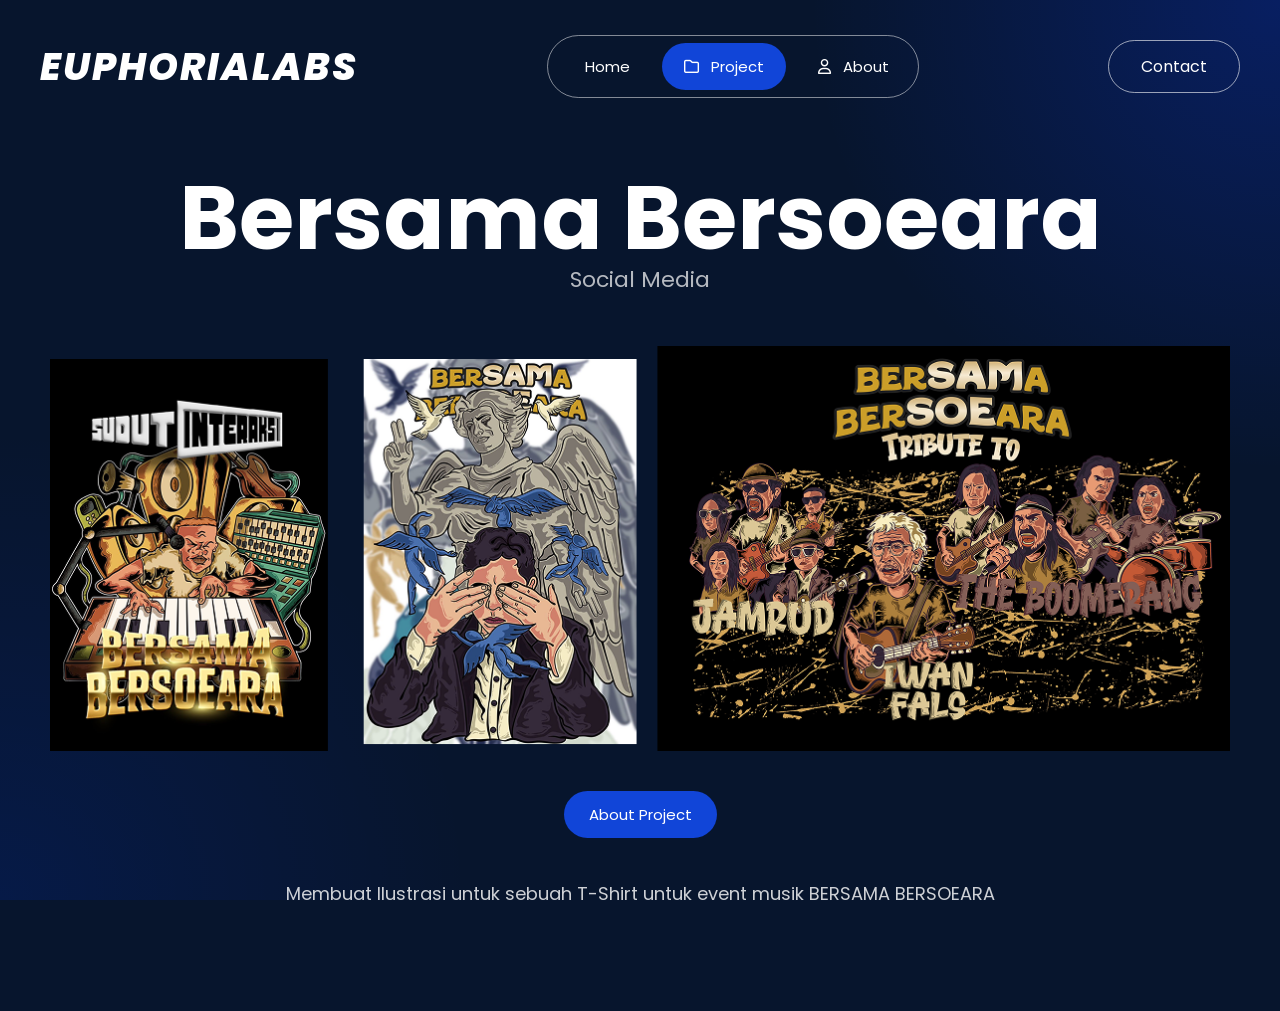
<file: ber.html>
<!DOCTYPE html>
<html lang="en">
<head>
  <meta charset="UTF-8">
  <meta name="viewport" content="width=device-width, initial-scale=1.0">

  <title>Project Detail</title>

  <!-- FONT -->
  <link rel="preconnect" href="https://fonts.googleapis.com">
  <link rel="preconnect" href="https://fonts.gstatic.com" crossorigin>

  <link href="https://fonts.googleapis.com/css2?family=Poppins:wght@300;400;500;600;700;800&display=swap" rel="stylesheet">

  <!-- ICON -->
  <link
    rel="stylesheet"
    href="https://cdnjs.cloudflare.com/ajax/libs/font-awesome/6.5.1/css/all.min.css"
  />

  <link rel="stylesheet" href="style4.css">
</head>
<body>

<div class="bg"></div>

<!-- NAVBAR -->
<nav class="navbar">

  <div class="logo">
    EUPHORIALABS
  </div>

  <div class="nav-menu">

    <a href="index.html">
      <i class="ri-home-4-line"></i>
      Home
    </a>

    <a href="index1.html" class="active">
      <i class="fa-regular fa-folder"></i>
      Project
    </a>

    <a href="index2.html">
      <i class="fa-regular fa-user"></i>
      About
    </a>

  </div>

  <a href="index3.html" class="contact-btn">
    Contact
  </a>

</nav>

<!-- PROJECT DETAIL -->
<section class="project-detail">

  <h1 class="project-title">
    Bersama Bersoeara
  </h1>

  <p class="project-category">
    Social Media
  </p>

  <!-- GALLERY -->
  <div class="project-gallery">

    <!-- LEFT -->
    

      <img src="Group 90.png" alt="">


    

  </div>

  <!-- BUTTON -->
  <div class="about-btn">
    About Project
  </div>

  <!-- DESC -->
  <p class="project-desc">
   Membuat Ilustrasi untuk sebuah T-Shirt untuk event musik BERSAMA BERSOEARA
  </p>

</section>

<script src="script4.js"></script>

</body>
</html>
</file>
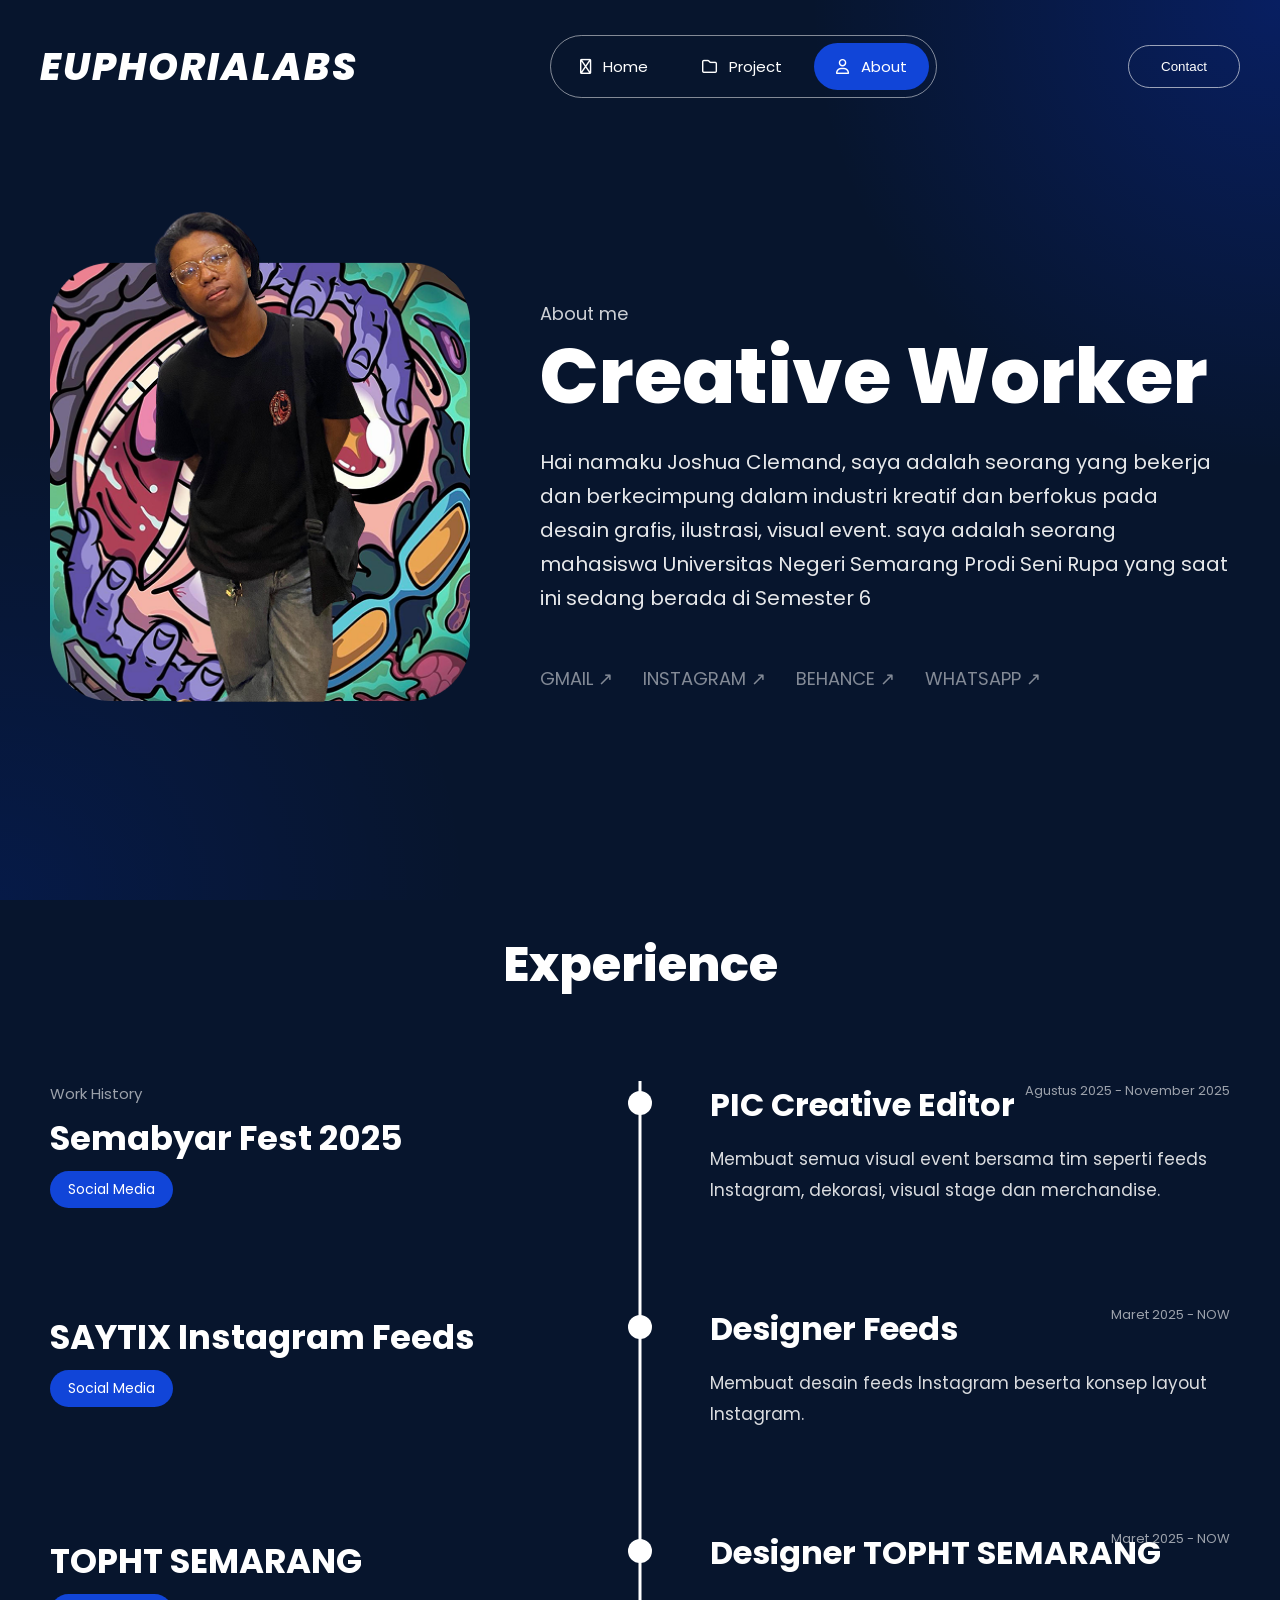
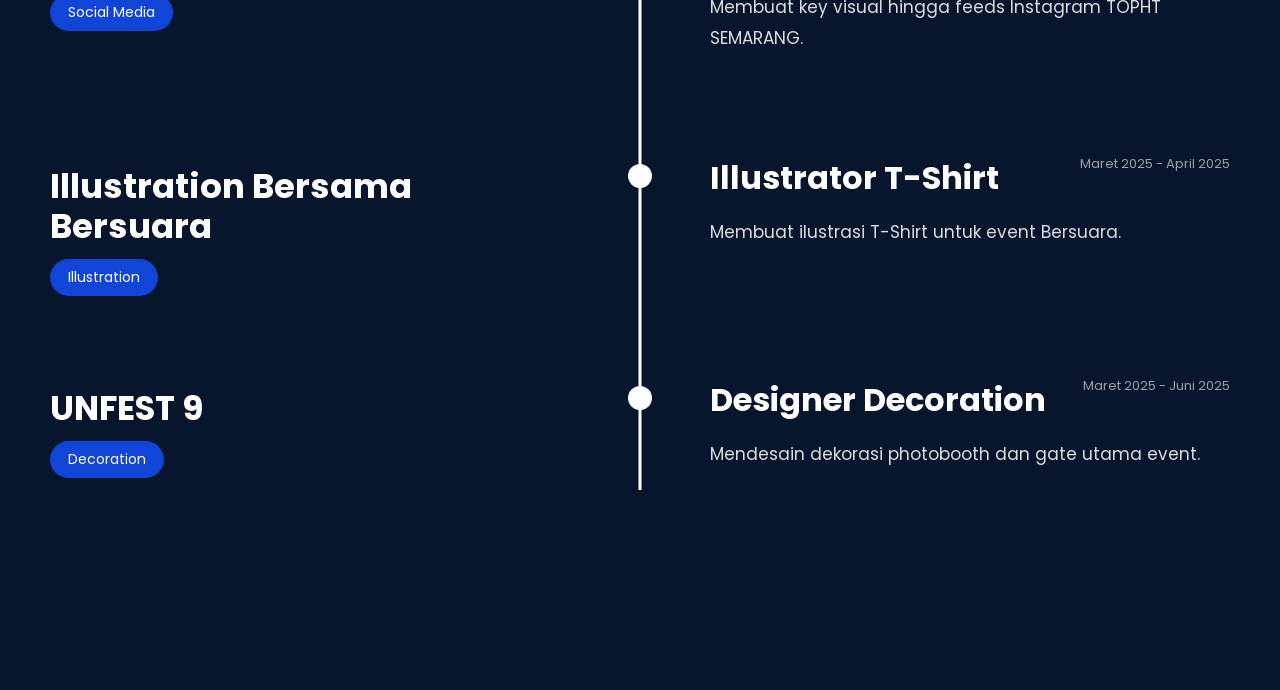
<file: index2.html>
<!DOCTYPE html>
<html lang="en">
<head>
  <meta charset="UTF-8" />
  <meta name="viewport" content="width=device-width, initial-scale=1.0"/>

  <title>Euphoria Labs</title>

  <!-- FONT -->
  <link rel="preconnect" href="https://fonts.googleapis.com">
  <link rel="preconnect" href="https://fonts.gstatic.com" crossorigin>

  <link href="https://fonts.googleapis.com/css2?family=Poppins:wght@300;400;500;600;700;800&display=swap" rel="stylesheet">

  <!-- ICON -->
  <link
    rel="stylesheet"
    href="https://cdnjs.cloudflare.com/ajax/libs/font-awesome/6.5.1/css/all.min.css"
  />

  <link rel="stylesheet" href="style2.css">
</head>
<body>

<div class="bg"></div>

<!-- NAVBAR -->
<nav class="navbar">

  <div class="logo">
    EUPHORIALABS
  </div>

  <div class="nav-menu">

    <a href="index.html">
      <i class="fa-regular fa-house"></i>
      Home
    </a>

    <a href="index1.html">
      <i class="fa-regular fa-folder"></i>
      Project
    </a>

    <a href="#" class="active">
      <i class="fa-regular fa-user"></i>
      About
    </a>

  </div>

  <button class="contact-btn active-btn" onclick="window.location.href='index3.html'">
  Contact
</button>

</nav>

<!-- ABOUT -->
<section class="about-section">

  <div class="about-image">
    <img src="48.png" alt="">
  </div>

  <div class="about-content">

    <small>About me</small>

    <h1>Creative Worker</h1>

    <p>
      Hai namaku Joshua Clemand, saya adalah seorang yang bekerja dan berkecimpung dalam industri kreatif dan berfokus pada desain grafis, ilustrasi, visual event. saya adalah seorang mahasiswa Universitas Negeri Semarang Prodi Seni Rupa yang saat ini sedang berada di Semester 6
    </p>

    <div class="social-links">

      <a href=""mailto:joshuaclemand55@gmail.com?subject=Halo&body=Saya ingin bertanya"">GMAIL ↗</a>
      <a href="https://www.instagram.com/joo.joojooo/">INSTAGRAM ↗</a>
      <a href="https://www.behance.net/joshuaclemand">BEHANCE ↗</a>
      <a href="https://wa.me/62083838976680?text=Hai%20kamu%20ganteng"">WHATSAPP ↗</a>
    </div>

  </div>

</section>

<!-- EXPERIENCE -->
<section class="experience">

  <h1 class="exp-title">Experience</h1>

  <div class="timeline">

    <!-- ITEM 1 -->
    <div class="timeline-item">

      <div class="timeline-left">
        <small>Work History</small>
        <h2>Semabyar Fest 2025</h2>
        <span class="badge">Social Media</span>
      </div>

      <div class="timeline-center">
        <div class="timeline-dot"></div>
      </div>

      <div class="timeline-right">

        <span class="timeline-date">
          Agustus 2025 - November 2025
        </span>

        <h3>PIC Creative Editor</h3>

        <p>
          Membuat semua visual event bersama tim seperti feeds Instagram,
          dekorasi, visual stage dan merchandise.
        </p>

       

      </div>

    </div>

    <!-- ITEM 2 -->
    <div class="timeline-item">

      <div class="timeline-left">
        <h2>SAYTIX Instagram Feeds</h2>
        <span class="badge">Social Media</span>
      </div>

      <div class="timeline-center">
        <div class="timeline-dot"></div>
      </div>

      <div class="timeline-right">

        <span class="timeline-date">
          Maret 2025 - NOW
        </span>

        <h3>Designer Feeds</h3>

        <p>
          Membuat desain feeds Instagram beserta konsep layout Instagram.
        </p>

      </div>

    </div>

    <!-- ITEM 3 -->
    <div class="timeline-item">

      <div class="timeline-left">
        <h2>TOPHT SEMARANG</h2>
        <span class="badge">Social Media</span>
      </div>

      <div class="timeline-center">
        <div class="timeline-dot"></div>
      </div>

      <div class="timeline-right">

        <span class="timeline-date">
          Maret 2025 - NOW
        </span>

        <h3>Designer TOPHT SEMARANG</h3>

        <p>
          Membuat key visual hingga feeds Instagram TOPHT SEMARANG.
        </p>

      </div>

    </div>

    <!-- ITEM 4 -->
    <div class="timeline-item">

      <div class="timeline-left">
        <h2>Illustration Bersama Bersuara</h2>
        <span class="badge">Illustration</span>
      </div>

      <div class="timeline-center">
        <div class="timeline-dot"></div>
      </div>

      <div class="timeline-right">

        <span class="timeline-date">
          Maret 2025 - April 2025
        </span>

        <h3>Illustrator T-Shirt</h3>

        <p>
          Membuat ilustrasi T-Shirt untuk event Bersuara.
        </p>

      </div>

    </div>

    <!-- ITEM 5 -->
    <div class="timeline-item">

      <div class="timeline-left">
        <h2>UNFEST 9</h2>
        <span class="badge">Decoration</span>
      </div>

      <div class="timeline-center">
        <div class="timeline-dot"></div>
      </div>

      <div class="timeline-right">

        <span class="timeline-date">
          Maret 2025 - Juni 2025
        </span>

        <h3>Designer Decoration</h3>

        <p>
          Mendesain dekorasi photobooth dan gate utama event.
        </p>

      </div>

    </div>

  </div>

</section>

<script src="script2.js"></script>

</body>
</html>
</file>
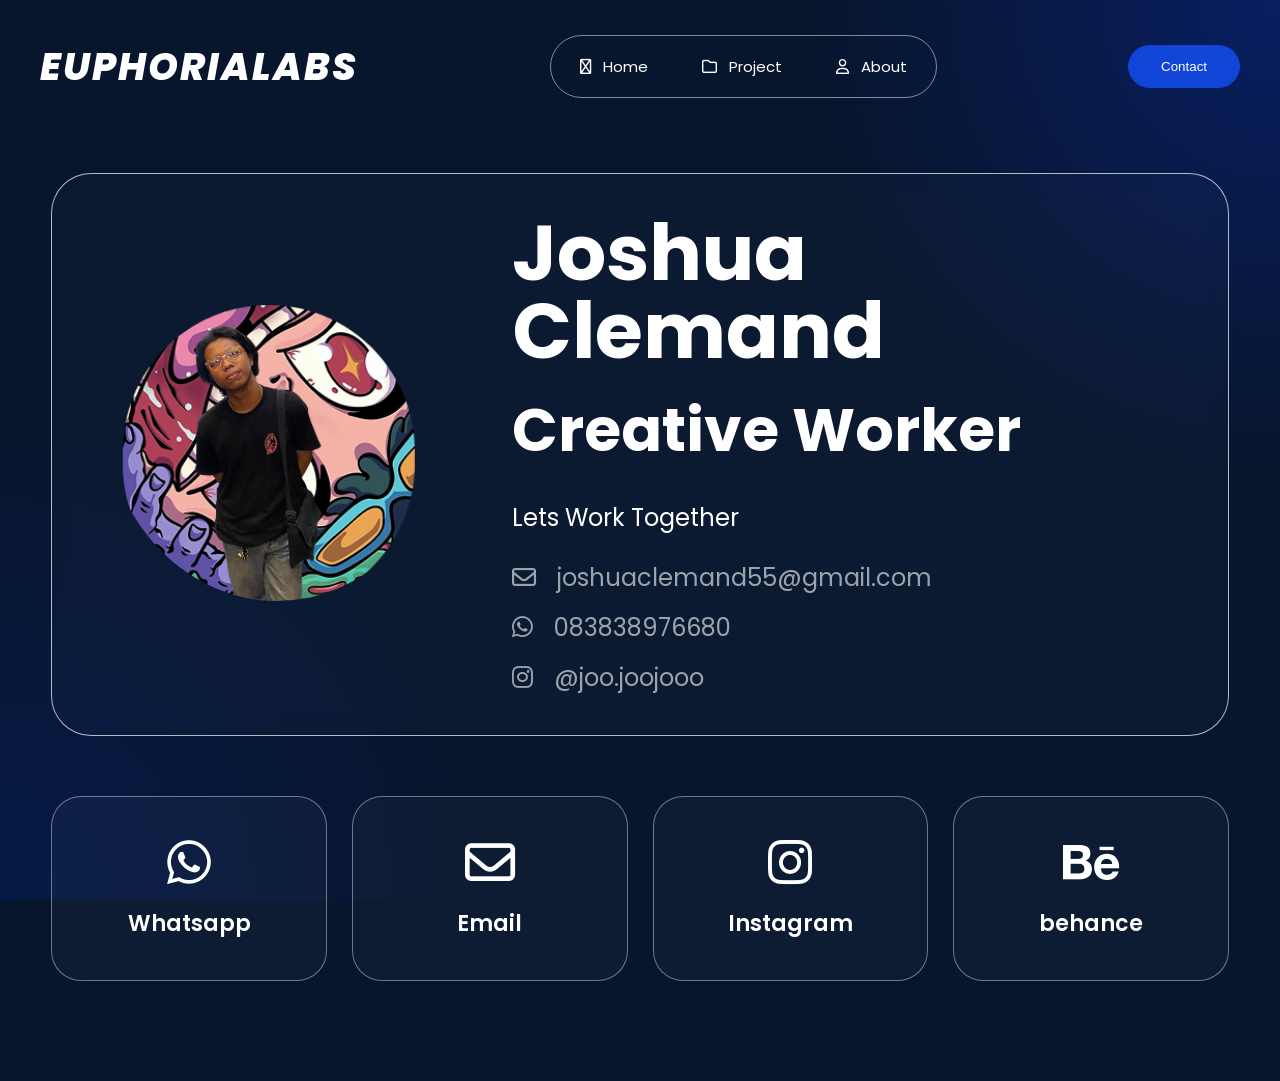
<file: index3.html>
<!DOCTYPE html>
<html lang="en">
<head>
  <meta charset="UTF-8">
  <meta name="viewport" content="width=device-width, initial-scale=1.0">

  <title>Contact - Euphoria Labs</title>

  <!-- FONT -->
  <link rel="preconnect" href="https://fonts.googleapis.com">
  <link rel="preconnect" href="https://fonts.gstatic.com" crossorigin>

  <link href="https://fonts.googleapis.com/css2?family=Poppins:wght@300;400;500;600;700;800&display=swap" rel="stylesheet">

  <!-- ICON -->
  <link
    rel="stylesheet"
    href="https://cdnjs.cloudflare.com/ajax/libs/font-awesome/6.5.1/css/all.min.css"
  />

  <link rel="stylesheet" href="style3.css">
</head>
<body>

<div class="bg"></div>

<!-- NAVBAR -->
<nav class="navbar">

  <div class="logo">
    EUPHORIALABS
  </div>

  <div class="nav-menu">

    <a href="index.html">
      <i class="fa-regular fa-house"></i>
      Home
    </a>

    <a href="index1.html">
      <i class="fa-regular fa-folder"></i>
      Project
    </a>

    <a href="index2.html">
      <i class="fa-regular fa-user"></i>
      About
    </a>

  </div>

  <button class="contact-btn active-btn" onclick="window.location.href='index4.html'">
  Contact
</button>
</nav>

<!-- CONTACT CARD -->
<section class="contact-card">

  <div class="profile-image">
    <img src="222.png" alt="">
  </div>

  <div class="profile-content">

    <h1>Joshua Clemand</h1>

    <h2>Creative Worker</h2>

    <p>Lets Work Together</p>

    <div class="contact-info">

      <a href="#">
        <i class="fa-regular fa-envelope"></i>
        joshuaclemand55@gmail.com
      </a>

      <a href="#">
        <i class="fa-brands fa-whatsapp"></i>
        083838976680
      </a>

      <a href="#">
        <i class="fa-brands fa-instagram"></i>
        @joo.joojooo
      </a>

    </div>

  </div>

</section>

<!-- CONTACT ICON -->
<section class="contact-links">

  <a href="https://wa.me/62083838976680?text=Hai%20kamu%20ganteng" class="contact-box">
    <i class="fa-brands fa-whatsapp"></i>
    <span>Whatsapp</span>
  </a>

  <a href=""mailto:joshuaclemand55@gmail.com?subject=Halo&body=Saya ingin bertanya"" class="contact-box">
    <i class="fa-regular fa-envelope"></i>
    <span>Email</span>
  </a>

  <a href="https://www.instagram.com/joo.joojooo/" class="contact-box">
    <i class="fa-brands fa-instagram"></i>
    <span>Instagram</span>
  </a>

  <a href="https://www.behance.net/joshuaclemand" class="contact-box">
    <i class="fa-brands fa-behance"></i>
    <span>behance</span>
  </a>

</section>

<script src="script3.js"></script>

</body>
</html>
</file>
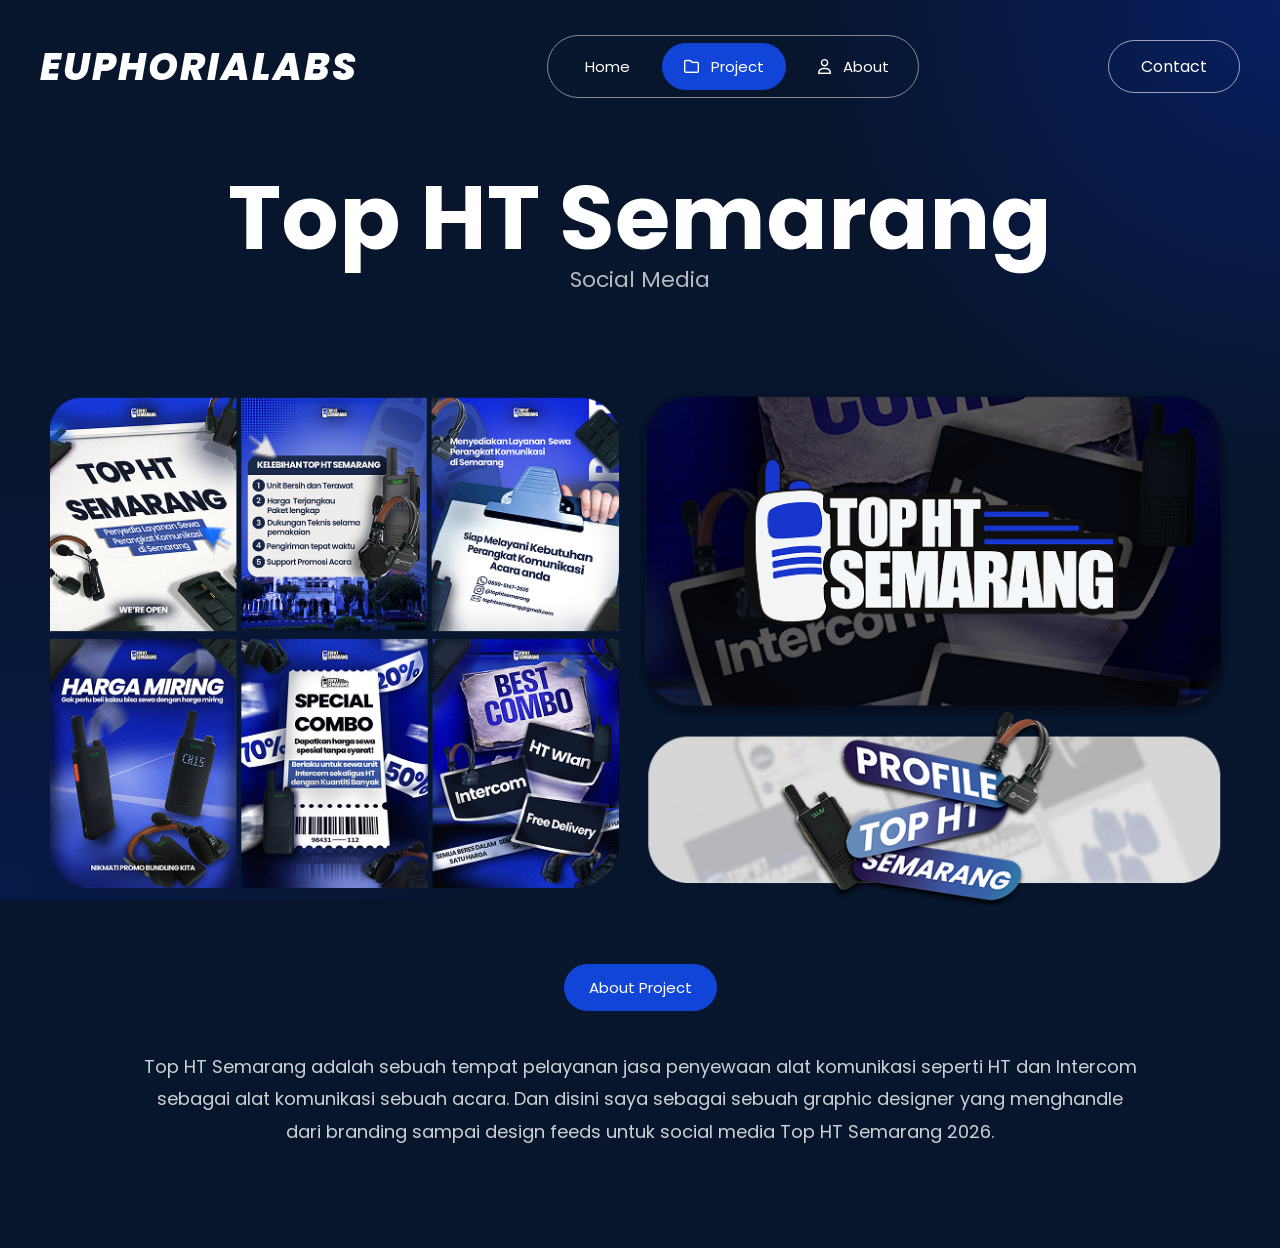
<file: ndex4.html>
<!DOCTYPE html>
<html lang="en">
<head>
  <meta charset="UTF-8">
  <meta name="viewport" content="width=device-width, initial-scale=1.0">

  <title>Project Detail</title>

  <!-- FONT -->
  <link rel="preconnect" href="https://fonts.googleapis.com">
  <link rel="preconnect" href="https://fonts.gstatic.com" crossorigin>

  <link href="https://fonts.googleapis.com/css2?family=Poppins:wght@300;400;500;600;700;800&display=swap" rel="stylesheet">

  <!-- ICON -->
  <link
    rel="stylesheet"
    href="https://cdnjs.cloudflare.com/ajax/libs/font-awesome/6.5.1/css/all.min.css"
  />

  <link rel="stylesheet" href="style4.css">
</head>
<body>

<div class="bg"></div>

<!-- NAVBAR -->
<nav class="navbar">

  <div class="logo">
    EUPHORIALABS
  </div>

  <div class="nav-menu">

    <a href="index.html">
      <i class="ri-home-4-line"></i>
      Home
    </a>

    <a href="index1.html" class="active">
      <i class="fa-regular fa-folder"></i>
      Project
    </a>

    <a href="index2.html">
      <i class="fa-regular fa-user"></i>
      About
    </a>

  </div>

  <a href="index3.html" class="contact-btn">
    Contact
  </a>

</nav>

<!-- PROJECT DETAIL -->
<section class="project-detail">

  <h1 class="project-title">
    Top HT Semarang
  </h1>

  <p class="project-category">
    Social Media
  </p>

  <!-- GALLERY -->
  <div class="project-gallery">

    <!-- LEFT -->
    

      <img src="Group 88.png" alt="">


    

  </div>

  <!-- BUTTON -->
  <div class="about-btn">
    About Project
  </div>

  <!-- DESC -->
  <p class="project-desc">
    Top HT Semarang adalah sebuah tempat pelayanan jasa penyewaan alat komunikasi seperti HT dan Intercom sebagai alat komunikasi sebuah acara. Dan disini saya sebagai sebuah graphic designer yang menghandle dari branding sampai design feeds untuk social media Top HT Semarang 2026.
  </p>

</section>

<script src="script4.js"></script>

</body>
</html>
</file>
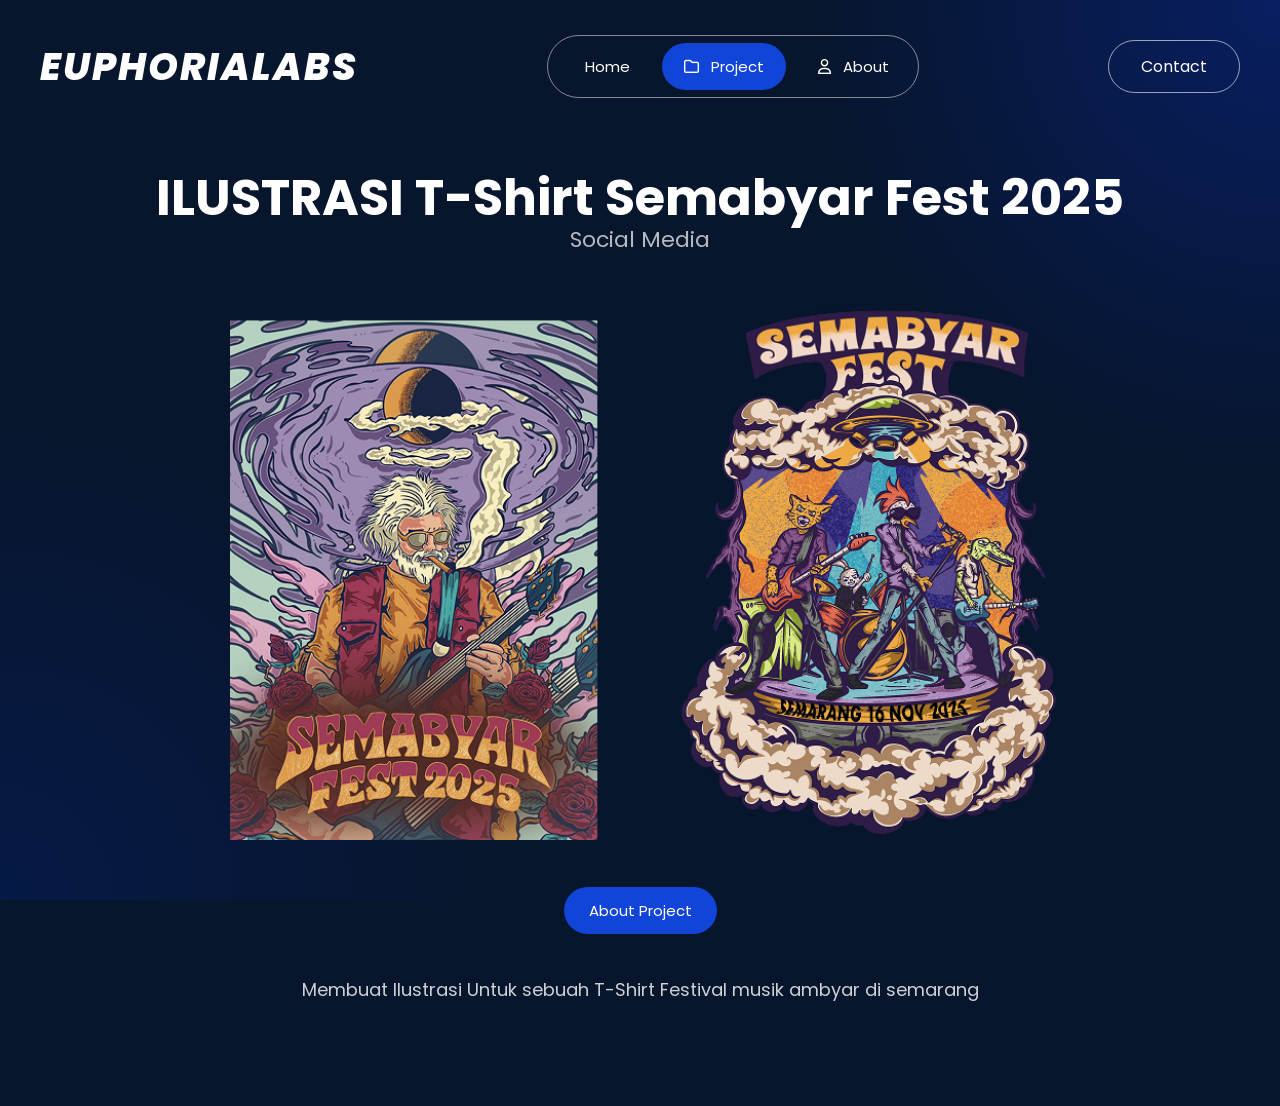
<file: sema.html>
<!DOCTYPE html>
<html lang="en">
<head>
  <meta charset="UTF-8">
  <meta name="viewport" content="width=device-width, initial-scale=1.0">

  <title>Project Detail</title>

  <!-- FONT -->
  <link rel="preconnect" href="https://fonts.googleapis.com">
  <link rel="preconnect" href="https://fonts.gstatic.com" crossorigin>

  <link href="https://fonts.googleapis.com/css2?family=Poppins:wght@300;400;500;600;700;800&display=swap" rel="stylesheet">

  <!-- ICON -->
  <link
    rel="stylesheet"
    href="https://cdnjs.cloudflare.com/ajax/libs/font-awesome/6.5.1/css/all.min.css"
  />

  <link rel="stylesheet" href="sema.css">
</head>
<body>

<div class="bg"></div>

<!-- NAVBAR -->
<nav class="navbar">

  <div class="logo">
    EUPHORIALABS
  </div>

  <div class="nav-menu">

    <a href="index.html">
      <i class="ri-home-4-line"></i>
      Home
    </a>

    <a href="index1.html" class="active">
      <i class="fa-regular fa-folder"></i>
      Project
    </a>

    <a href="index2.html">
      <i class="fa-regular fa-user"></i>
      About
    </a>

  </div>

  <a href="index3" class="contact-btn">
    Contact
  </a>

</nav>

<!-- PROJECT DETAIL -->
<section class="project-detail">

  <h1 class="project-title">
    ILUSTRASI T-Shirt 
    Semabyar Fest 2025
  </h1>

  <p class="project-category">
    Social Media
  </p>

  <!-- GALLERY -->
  <div class="project-gallery">

    <!-- LEFT -->
    

      <img src="Group 89.png" alt="">


    

  </div>

  <!-- BUTTON -->
  <div class="about-btn">
    About Project
  </div>

  <!-- DESC -->
  <p class="project-desc">
   Membuat Ilustrasi Untuk sebuah T-Shirt Festival musik ambyar di semarang
  </p>

</section>

<script src="script4.js"></script>

</body>
</html>
</file>
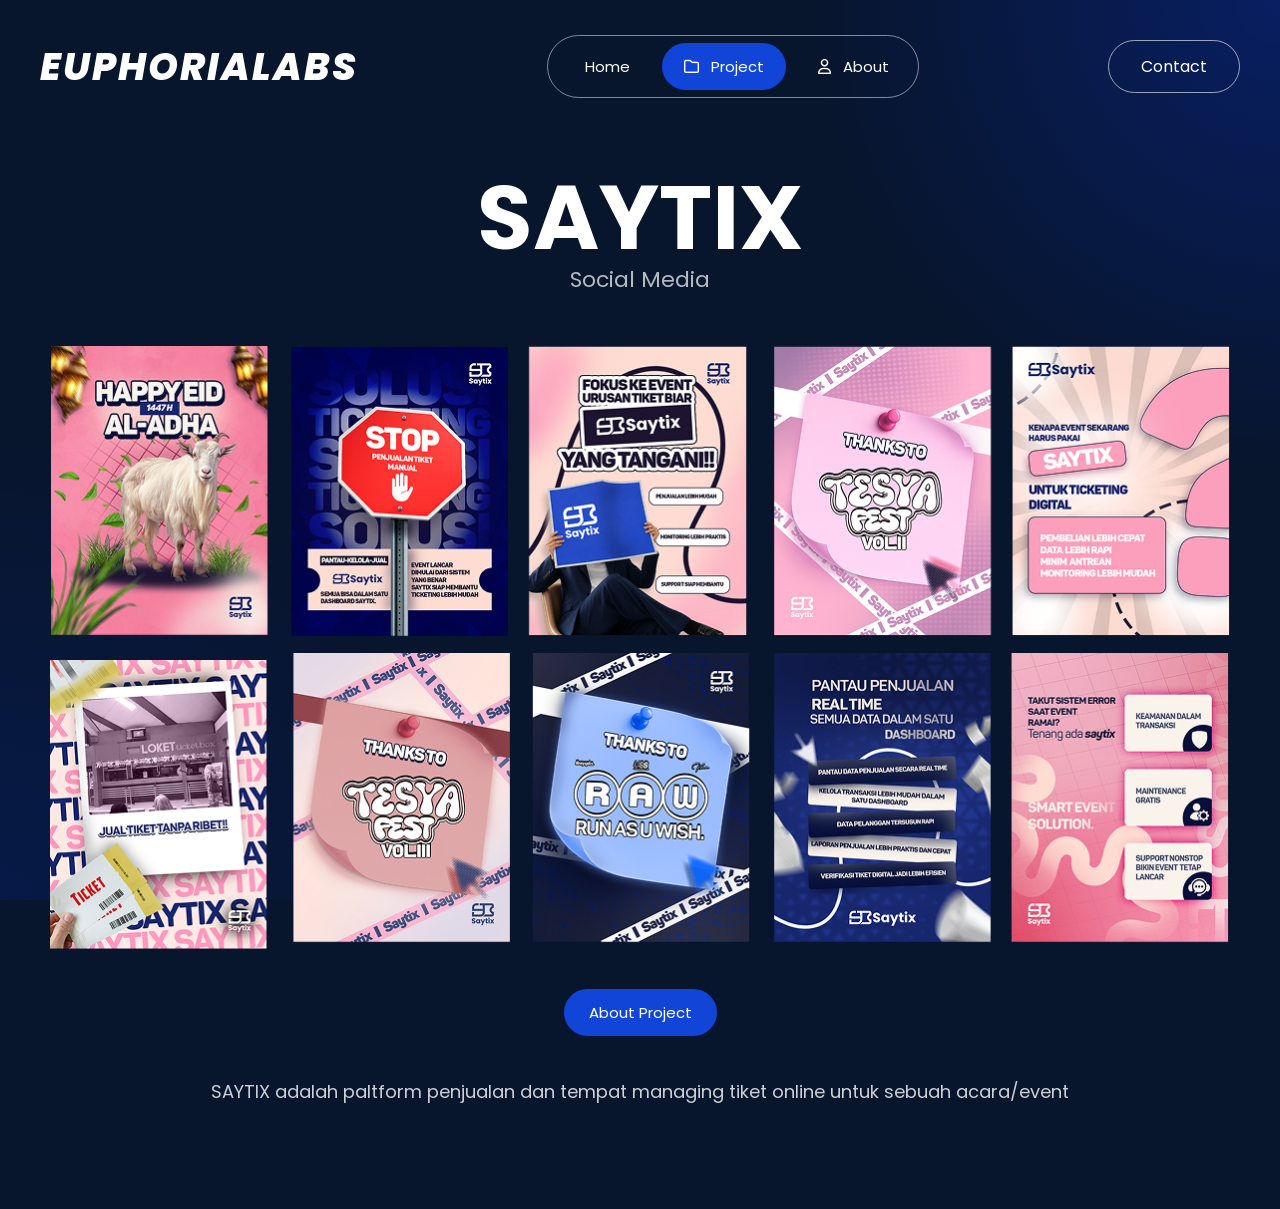
<file: sytix.html>
<!DOCTYPE html>
<html lang="en">
<head>
  <meta charset="UTF-8">
  <meta name="viewport" content="width=device-width, initial-scale=1.0">

  <title>Project Detail</title>

  <!-- FONT -->
  <link rel="preconnect" href="https://fonts.googleapis.com">
  <link rel="preconnect" href="https://fonts.gstatic.com" crossorigin>

  <link href="https://fonts.googleapis.com/css2?family=Poppins:wght@300;400;500;600;700;800&display=swap" rel="stylesheet">

  <!-- ICON -->
  <link
    rel="stylesheet"
    href="https://cdnjs.cloudflare.com/ajax/libs/font-awesome/6.5.1/css/all.min.css"
  />

  <link rel="stylesheet" href="style4.css">
</head>
<body>

<div class="bg"></div>

<!-- NAVBAR -->
<nav class="navbar">

  <div class="logo">
    EUPHORIALABS
  </div>

  <div class="nav-menu">

    <a href="index.html">
      <i class="ri-home-4-line"></i>
      Home
    </a>

    <a href="index1.html" class="active">
      <i class="fa-regular fa-folder"></i>
      Project
    </a>

    <a href="index2.html">
      <i class="fa-regular fa-user"></i>
      About
    </a>

  </div>

  <a href="index3" class="contact-btn">
    Contact
  </a>

</nav>

<!-- PROJECT DETAIL -->
<section class="project-detail">

  <h1 class="project-title">
    SAYTIX
  </h1>

  <p class="project-category">
    Social Media
  </p>

  <!-- GALLERY -->
  <div class="project-gallery">

    <!-- LEFT -->
    

      <img src="Group 77.png" alt="">


    

  </div>

  <!-- BUTTON -->
  <div class="about-btn">
    About Project
  </div>

  <!-- DESC -->
  <p class="project-desc">
    SAYTIX adalah paltform penjualan dan tempat managing tiket online untuk sebuah acara/event
  </p>

</section>

<script src="script4.js"></script>

</body>
</html>
</file>
<file: style4.css>
*{
  margin:0;
  padding:0;
  box-sizing:border-box;
}

body{
  font-family:'Poppins',sans-serif;
  background:#07152d;
  color:white;
  overflow-x:hidden;
}

/* BACKGROUND */
.bg{
  position:fixed;
  inset:0;

  background:
  radial-gradient(circle at top right,#0b3cff40,transparent 30%),
  radial-gradient(circle at bottom left,#003cff20,transparent 30%),
  #07152d;

  z-index:-1;
}

/* NAVBAR */
.navbar{
  width:100%;
  padding:35px 40px;

  display:flex;
  justify-content:space-between;
  align-items:center;
}

.logo{
  font-size:38px;
  font-weight:800;
  font-style:italic;
  letter-spacing:2px;
}

.nav-menu{
  display:flex;
  align-items:center;
  gap:10px;

  border:1px solid rgba(255,255,255,.5);
  padding:7px;
  border-radius:50px;
}

.nav-menu a{
  text-decoration:none;
  color:white;

  padding:12px 22px;
  border-radius:30px;

  font-size:15px;

  transition:.3s;
}

.nav-menu a i{
  margin-right:8px;
}

.nav-menu a.active,
.nav-menu a:hover{
  background:#1145d8;
}

.contact-btn{
  text-decoration:none;
  color:white;

  padding:13px 32px;
  border-radius:40px;

  border:1px solid rgba(255,255,255,.6);

  transition:.3s;
}

.contact-btn:hover{
  background:#1145d8;
  border-color:#1145d8;
}

/* PROJECT */
.project-detail{
  width:100%;
  padding:40px 50px 100px;
}

.project-title{
  font-size:90px;
  text-align:center;
  line-height:1;
}

.project-category{
  text-align:center;
  font-size:22px;

  color:rgba(255,255,255,.7);

  margin-bottom:50px;
}

/* GALLERY */
.project-gallery img{
  display:grid;
  grid-template-columns:1.2fr .8fr;
  gap:25px;
  width:100%;
  margin-bottom:40px;
}



/* BUTTON */
.about-btn{
  width:fit-content;

  margin:0 auto 40px;

  padding:12px 25px;
  border-radius:30px;

  background:#1145d8;

  font-size:15px;
}

/* DESC */
.project-desc{
  max-width:1000px;

  margin:auto;

  text-align:center;

  font-size:18px;
  line-height:1.8;

  color:rgba(255,255,255,.8);
}

/* MOBILE */
@media(max-width:768px){

  .navbar{
    padding:20px;
    flex-direction:column;
    gap:20px;
  }

 .nav-menu{


    display:flex;
    justify-content:center;
    flex-wrap:wrap;

  

    padding:6px;
  }

  .nav-menu a{
    padding:10px 16px;
    font-size:13px;
  }

  .contact-btn{
    width:auto;
    padding:10px 20px;
    font-size:13px;
  }

  .project-detail{
    padding:20px;
  }

  .project-title{
    font-size:48px;
    line-height:1.1;
  }

  .project-category{
    font-size:16px;
    margin-bottom:35px;
  }

  .project-gallery img{
    width:100%;
    text-align: center;
  }

  .project-desc{
    text-align:justify;
    font-size:15px;
  }

}
</file>
<file: style2.css>
*{
  margin:0;
  padding:0;
  box-sizing:border-box;
}

body{
  font-family:'Poppins',sans-serif;
  background:#07152d;
  color:white;
  overflow-x:hidden;
}

/* BACKGROUND */
.bg{
  position:fixed;
  inset:0;
  background:
  radial-gradient(circle at top right,#0b3cff40,transparent 30%),
  radial-gradient(circle at bottom left,#003cff20,transparent 30%),
  #07152d;
  z-index:-1;
}

/* NAVBAR */
.navbar{
  width:100%;
  padding:35px 40px;

  display:flex;
  justify-content:space-between;
  align-items:center;
}

.logo{
  font-size:38px;
  font-weight:800;
  font-style:italic;
  letter-spacing:2px;
}

.nav-menu{
  display:flex;
  align-items:center;
  gap:10px;

  border:1px solid rgba(255,255,255,.5);
  padding:7px;
  border-radius:50px;
}

.nav-menu a{
  text-decoration:none;
  color:white;

  padding:12px 22px;
  border-radius:30px;

  font-size:15px;

  transition:.3s;
}

.nav-menu a i{
  margin-right:8px;
}

.nav-menu a.active{
  background:#1145d8;
}

.nav-menu a:hover{
  background:#1145d8;
}

.contact-btn{
  padding:13px 32px;
  border-radius:40px;

  background:transparent;
  border:1px solid rgba(255,255,255,.6);

  color:white;
  cursor:pointer;

  transition:.3s;
}

.contact-btn:hover{
  background:#1145d8;
  border-color:#1145d8;
}

/* ABOUT */
.about-section{
  width:100%;
  padding:40px 50px 80px;

  display:grid;
  grid-template-columns:420px 1fr;
  gap:70px;

  align-items:center;
}

/* IMAGE */
.about-image{
  width:100%;
}

.about-image img{
  width:100%;
  border-radius:45px;
  object-fit:cover;
  position: relative;
bottom:110px;
}

/* CONTENT */
.about-content small{
  font-size:18px;
  color:rgba(255,255,255,.8);
}

.about-content h1{
  font-size:78px;
  line-height:1;
  margin:10px 0 30px;
  font-weight:800;
}

.about-content p{
  font-size:20px;
  line-height:1.7;
  color:rgba(255,255,255,.9);

  max-width:850px;
}

/* SOCIAL */
.social-links{
  display:flex;
  gap:30px;
  flex-wrap:wrap;

  margin-top:50px;
}

.social-links a{
  text-decoration:none;
  color:rgba(255,255,255,.5);

  font-size:18px;
  transition:.3s;
}

.social-links a:hover{
  color:white;
}

/* EXPERIENCE */
/* EXPERIENCE */
.experience{
  width:100%;
  padding:30px 50px 120px;
}

.exp-title{
  text-align:center;
  font-size:48px;
  font-weight:800;
  margin-bottom:80px;
}

.timeline{
  position:relative;
  max-width:1300px;
  margin:auto;
}

.timeline::before{
  content:'';
  position:absolute;

  left:50%;
  top:0;
  bottom:0;

  width:3px;
  background:white;

  transform:translateX(-50%);
}

.timeline-item{
  display:grid;
  grid-template-columns:1fr 80px 1fr;
  gap:30px;

  margin-bottom:80px;
}

.timeline-center{
  display:flex;
  justify-content:center;
  position:relative;
}

.timeline-dot{
  width:24px;
  height:24px;

  border-radius:50%;
  background:white;

  margin-top:10px;
}

.timeline-left small{
  color:rgba(255,255,255,.6);
  font-size:15px;
}

.timeline-left h2{
  font-size:34px;
  line-height:1.2;
  margin:12px 0;
}

.badge{
  display:inline-block;
  background:#1145d8;

  padding:8px 18px;
  border-radius:30px;

  font-size:14px;
}

.timeline-right{
  position:relative;
}

.timeline-date{
  position:absolute;
  right:0;
  top:0;

  font-size:13px;
  color:rgba(255,255,255,.6);
}

.timeline-right h3{
  font-size:32px;
  margin-bottom:15px;
}

.timeline-right p{
  font-size:17px;
  line-height:1.8;
  color:rgba(255,255,255,.85);

  margin-bottom:20px;
}

.timeline-right h4{
  margin-bottom:10px;
}

.timeline-right ul{
  padding-left:20px;
}

.timeline-right li{
  line-height:1.8;
  color:rgba(255,255,255,.8);
}

/* RESPONSIVE */
@media(max-width:768px){

  .timeline::before{
    left:12px;
  }

  .timeline-item{
    grid-template-columns:30px 1fr;
    gap:20px;
  }

  .timeline-center{
    grid-column:1;
    grid-row:1 / span 2;
  }

  .timeline-left{
    grid-column:2;
  }

  .timeline-right{
    grid-column:2;
  }

  .timeline-date{
    position:static;
    display:block;
    margin-bottom:10px;
  }

  .timeline-left h2{
    font-size:24px;
  }

  .timeline-right h3{
    font-size:22px;
  }

}

/* RESPONSIVE */
@media(max-width:1100px){
 .logo{
    font-size:24px;
    white-space:nowrap;
  }

  .nav-menu{
    gap:8px;
    padding:6px;
  }

  .nav-menu a{
    padding:10px 14px;
    font-size:13px;
  }

  .contact-btn{
    padding:10px 18px;
    font-size:13px;
    white-space:nowrap;
  }   

  .about-section{
    grid-template-columns:1fr;
  }

  .about-content h1{
    font-size:60px;
  }

  .timeline{
    grid-template-columns:1fr;
  }

  .timeline-left h2{
    font-size:40px;
  }

  .timeline-right h3{
    font-size:38px;
}
.timeline-date{position: relative;
bottom:20px;}
}
@media(max-width:768px){

.logo {font-size:24px;
    text-align:center;
    letter-spacing:1px;}
  .navbar{
    padding:20px;
    flex-direction:column;
    align-items:center;
    gap:15px;
  }

  .about-section{
    padding:20px;

  grid-template-columns:1fr;

  gap:30px;

  text-align:center;
  }

  .experience{
    padding:20px;
  }

  .about-content h1{
    font-size:32px;
    font-weight:800;
  }

  .timeline-left h2{
    font-size:40px;
  }

  .timeline-right h3{
    font-size:38px;
  }
.about-content small{
  font-size:14px;
}
.about-content p{
  font-size:15px;
  line-height:1.8;

  max-width:100%;
}
.social-links{
  justify-content:center;
  gap:15px;
  margin-top:25px;
}

.social-links a{
  font-size:14px;
}
.about-image img{
    max-width:280px;
  }
  .nav-menu{


    display:flex;
    justify-content:center;
    flex-wrap:wrap;

  

    padding:6px;
  }

  .nav-menu a{
    padding:10px 16px;
    font-size:13px;
  }

  .contact-btn{
    width:auto;
    padding:10px 20px;
    font-size:13px;
  }
}
</file>
<file: style3.css>
*{
  margin:0;
  padding:0;
  box-sizing:border-box;
}

body{
  font-family:'Poppins',sans-serif;
  background:#07152d;
  color:white;
  overflow-x:hidden;
}

/* BACKGROUND */
.bg{
  position:fixed;
  inset:0;

  background:
  radial-gradient(circle at top right,#0b3cff40,transparent 30%),
  radial-gradient(circle at bottom left,#003cff20,transparent 30%),
  #07152d;

  z-index:-1;
}

/* NAVBAR */
.navbar{
  width:100%;
  padding:35px 40px;

  display:flex;
  justify-content:space-between;
  align-items:center;
}

.logo{
  font-size:38px;
  font-weight:800;
  font-style:italic;
  letter-spacing:2px;
}

.nav-menu{
  display:flex;
  align-items:center;
  gap:10px;

  border:1px solid rgba(255,255,255,.5);
  padding:7px;
  border-radius:50px;
}

.nav-menu a{
  text-decoration:none;
  color:white;

  padding:12px 22px;
  border-radius:30px;

  font-size:15px;

  transition:.3s;
}

.nav-menu a i{
  margin-right:8px;
}

.nav-menu a:hover{
  background:#1145d8;
}

.contact-btn{
  padding:13px 32px;
  border-radius:40px;

  background:transparent;
  border:1px solid rgba(255,255,255,.6);

  color:white;
  cursor:pointer;

  transition:.3s;
}

.active-btn,
.contact-btn:hover{
  background:#1145d8;
  border-color:#1145d8;
}

/* CONTACT CARD */
.contact-card{
  width:92%;
  margin:40px auto;

  border:1px solid rgba(255,255,255,.7);
  border-radius:40px;

  padding:40px 50px;

  display:flex;
  align-items:center;
  gap:60px;

  background:rgba(255,255,255,.02);

  backdrop-filter:blur(10px);
}

/* IMAGE */
.profile-image img{
  width:350px;
  height:400px;
position: relative;
bottom:50px;
  object-fit:cover;
  border-radius:50%;
}

/* CONTENT */
.profile-content h1{
  font-size:78px;
  line-height:1;
  margin-bottom:15px;
}

.profile-content h2{
  font-size:60px;
  margin-bottom:25px;
}

.profile-content p{
  font-size:24px;
  margin-bottom:25px;
}

/* CONTACT INFO */
.contact-info{
  display:flex;
  flex-direction:column;
  gap:15px;
}

.contact-info a{
  text-decoration:none;
  color:rgba(255,255,255,.6);

  font-size:24px;

  transition:.3s;
}

.contact-info a:hover{
  color:white;
}

.contact-info i{
  margin-right:15px;
}

/* CONTACT LINKS */
.contact-links{
  width:92%;
  margin:60px auto 100px;

  display:grid;
  grid-template-columns:repeat(4,1fr);
  gap:25px;
}

.contact-box{
  text-decoration:none;
  color:white;

  border:1px solid rgba(255,255,255,.4);
  border-radius:30px;

  padding:40px 20px;

  display:flex;
  flex-direction:column;
  align-items:center;
  justify-content:center;

  gap:20px;

  background:rgba(255,255,255,.03);

  transition:.4s;
}

.contact-box:hover{
  transform:translateY(-10px);
  background:#1145d8;
}

.contact-box i{
  font-size:50px;
}

.contact-box span{
  font-size:22px;
  font-weight:600;
}

/* RESPONSIVE */
@media(max-width:1100px){

  .contact-card{
    flex-direction:column;
    text-align:center;
  }

  .contact-links{
    grid-template-columns:1fr 1fr;
  }

  .profile-content h1{
    font-size:55px;
  }

  .profile-content h2{
    font-size:40px;
  }
.logo{
    font-size:24px;
    white-space:nowrap;
  }

  .nav-menu{
    gap:8px;
    padding:6px;
  }

  .nav-menu a{
    padding:10px 14px;
    font-size:13px;
  }

  .contact-btn{
    padding:10px 18px;
    font-size:13px;
    white-space:nowrap;
  }   
}

@media(max-width:768px){

  /* NAVBAR */

  .navbar{
    padding:20px;
    flex-direction:column;
    align-items:center;
    gap:15px;
  }

  .logo{
    font-size:24px;
    text-align:center;
  }

  .nav-menu{


    display:flex;
    justify-content:center;
    flex-wrap:wrap;

  

    padding:6px;
  }

  .nav-menu a{
    padding:10px 16px;
    font-size:13px;
  }

  .contact-btn{
    width:auto;
    padding:10px 20px;
    font-size:13px;
  }
  

  /* CARD */

  .contact-card{
    width:92%;
    padding:25px 20px;

    flex-direction:column;
    text-align:center;
    gap:25px;

    border-radius:30px;
  }

  /* FOTO */

  .profile-image img{
    width:220px;
    height:220px;

    position:static;

    display:block;
    margin:auto;

    border-radius:50%;
  }

  /* TEXT */

  .profile-content h1{
    font-size:34px;
    line-height:1.1;
    margin-bottom:10px;
  }

  .profile-content h2{
    font-size:24px;
    margin-bottom:15px;
  }

  .profile-content p{
    font-size:16px;
    line-height:1.7;
    margin-bottom:20px;
  }

  /* CONTACT INFO */

  .contact-info{
    gap:12px;
    align-items:center;
  }

  .contact-info a{
    font-size:15px;
  }

  /* BOX CONTACT */

  .contact-links{
    width:92%;

    grid-template-columns:1fr;
    gap:15px;

    margin:40px auto 80px;
  }

  .contact-box{
    padding:25px 15px;
    border-radius:25px;
  }

  .contact-box i{
    font-size:36px;
  }

  .contact-box span{
    font-size:18px;
  }

}
</file>
<file: sema.css>
*{
  margin:0;
  padding:0;
  box-sizing:border-box;
}

body{
  font-family:'Poppins',sans-serif;
  background:#07152d;
  color:white;
  overflow-x:hidden;
}

/* BACKGROUND */
.bg{
  position:fixed;
  inset:0;

  background:
  radial-gradient(circle at top right,#0b3cff40,transparent 30%),
  radial-gradient(circle at bottom left,#003cff20,transparent 30%),
  #07152d;

  z-index:-1;
}

/* NAVBAR */
.navbar{
  width:100%;
  padding:35px 40px;

  display:flex;
  justify-content:space-between;
  align-items:center;
}

.logo{
  font-size:38px;
  font-weight:800;
  font-style:italic;
  letter-spacing:2px;
}

.nav-menu{
  display:flex;
  align-items:center;
  gap:10px;

  border:1px solid rgba(255,255,255,.5);
  padding:7px;
  border-radius:50px;
}

.nav-menu a{
  text-decoration:none;
  color:white;

  padding:12px 22px;
  border-radius:30px;

  font-size:15px;

  transition:.3s;
}

.nav-menu a i{
  margin-right:8px;
}

.nav-menu a.active,
.nav-menu a:hover{
  background:#1145d8;
}

.contact-btn{
  text-decoration:none;
  color:white;

  padding:13px 32px;
  border-radius:40px;

  border:1px solid rgba(255,255,255,.6);

  transition:.3s;
}

.contact-btn:hover{
  background:#1145d8;
  border-color:#1145d8;
}

/* PROJECT */
.project-detail{
  width:100%;
  padding:40px 50px 100px;
}

.project-title{
  font-size:50px;
  text-align:center;
  line-height:1;
}

.project-category{
  text-align:center;
  font-size:22px;

  color:rgba(255,255,255,.7);

  margin-bottom:50px;
}

/* GALLERY */
.project-gallery img{
  
  
  width:70%;
  margin-bottom:40px;
  position: relative;
  left:180px;
}



/* BUTTON */
.about-btn{
  width:fit-content;

  margin:0 auto 40px;

  padding:12px 25px;
  border-radius:30px;

  background:#1145d8;

  font-size:15px;
}

/* DESC */
.project-desc{
  max-width:1000px;

  margin:auto;

  text-align:center;

  font-size:18px;
  line-height:1.8;

  color:rgba(255,255,255,.8);
}

/* MOBILE */
@media(max-width:768px){

  .navbar{
    padding:20px;
    flex-direction:column;
    gap:20px;
  }

  .nav-menu{
    width:100%;
    justify-content:center;
    flex-wrap:wrap;
  }

  .contact-btn{
    width:100%;
    text-align:center;
  }

  .project-detail{
    padding:20px;
  }

  .project-title{
    font-size:28px;
    line-height:1.1;
  }

  .project-category{
    font-size:16px;
    margin-bottom:35px;
  }

  .project-gallery img{
width:100%;
    max-width:100%;

    display:block;
    margin:0 auto 30px;

    position:static;
  }

  .project-desc{
    text-align:justify;
    font-size:15px;
  }

.logo {font-size:28px;
}
</file>
